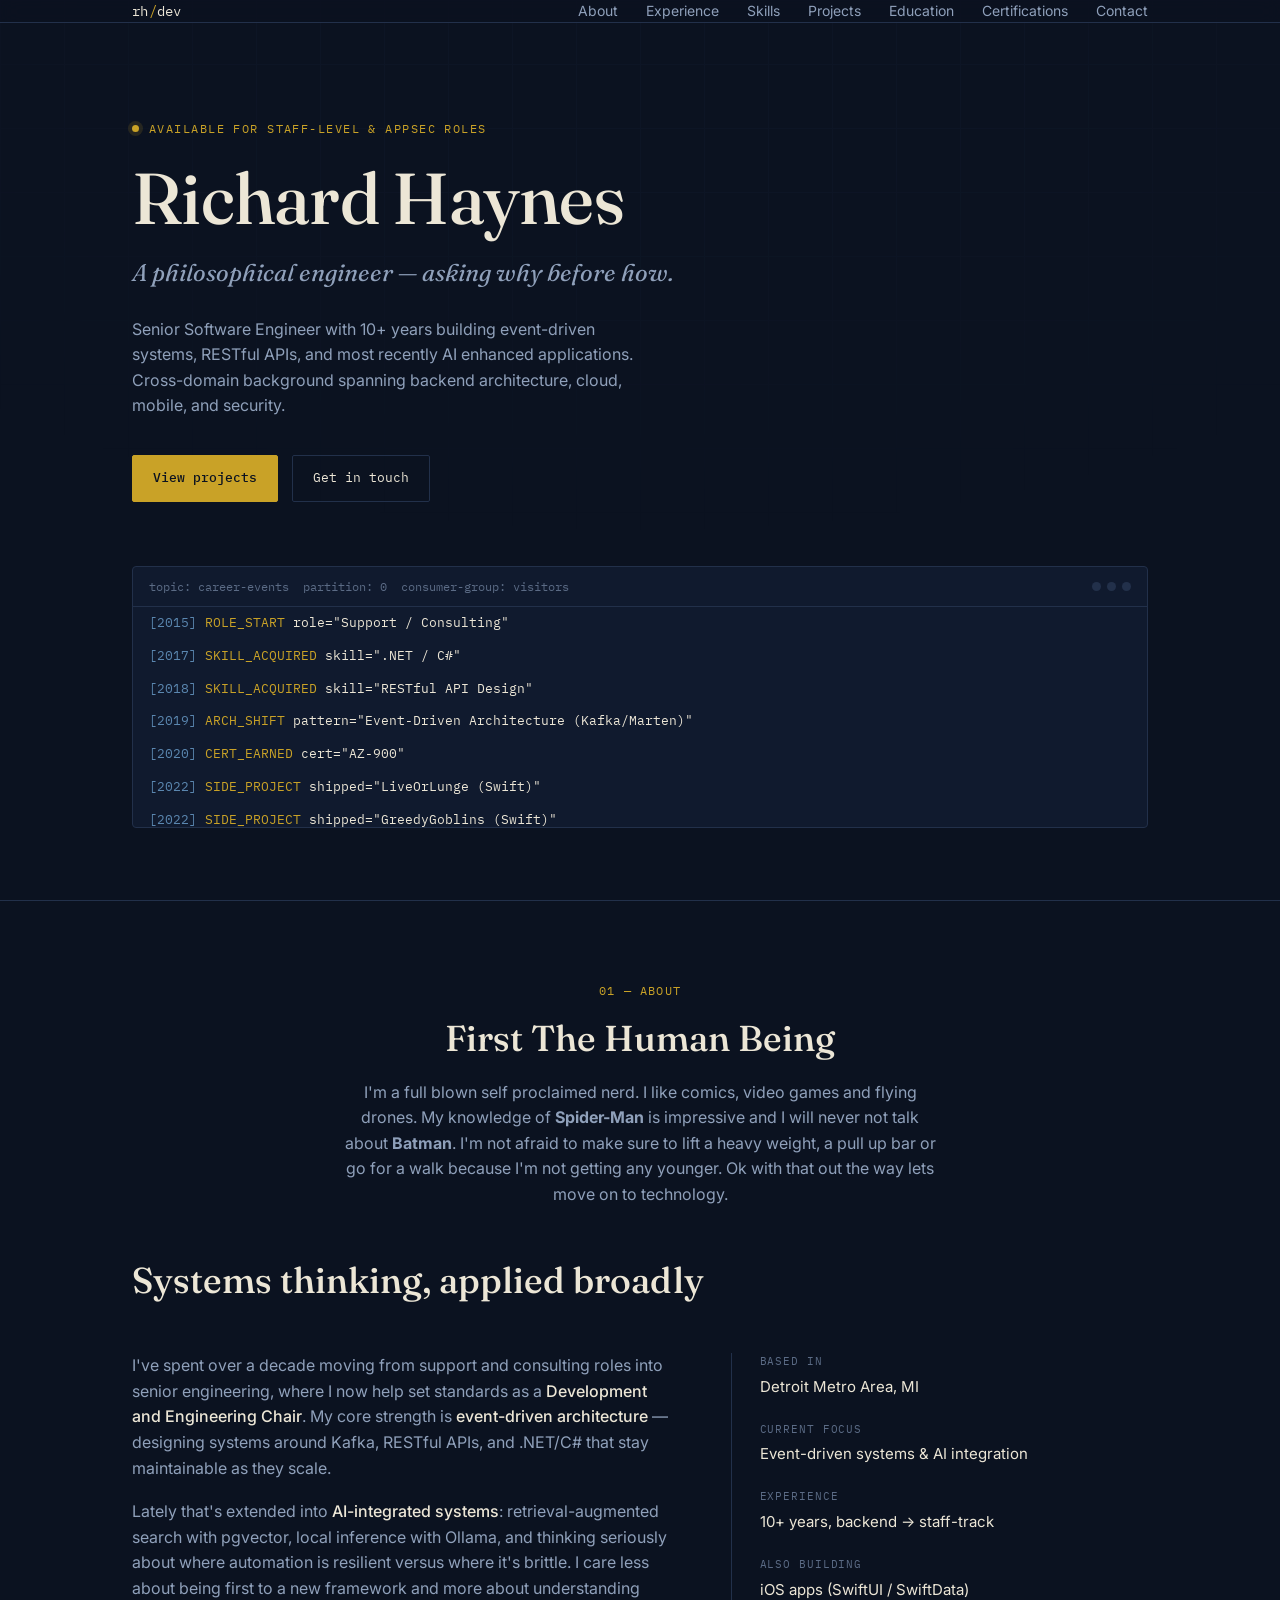
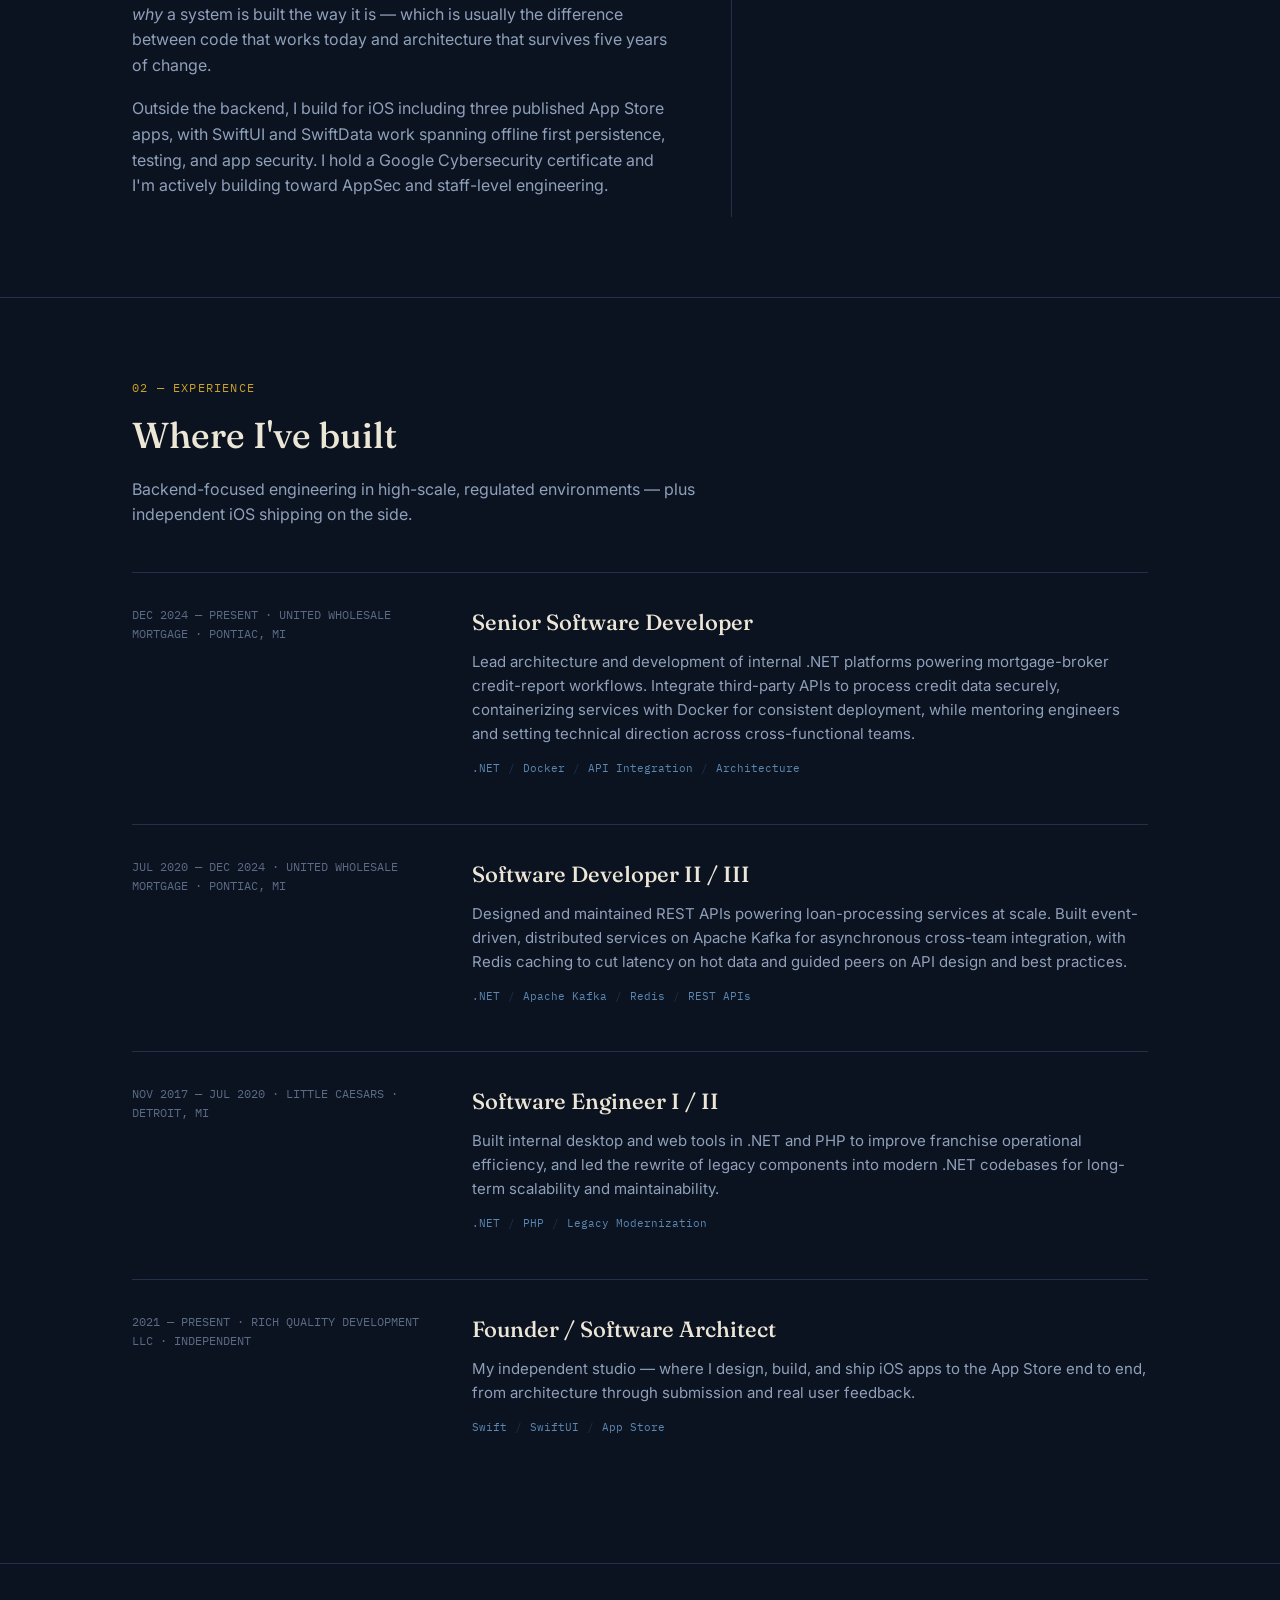
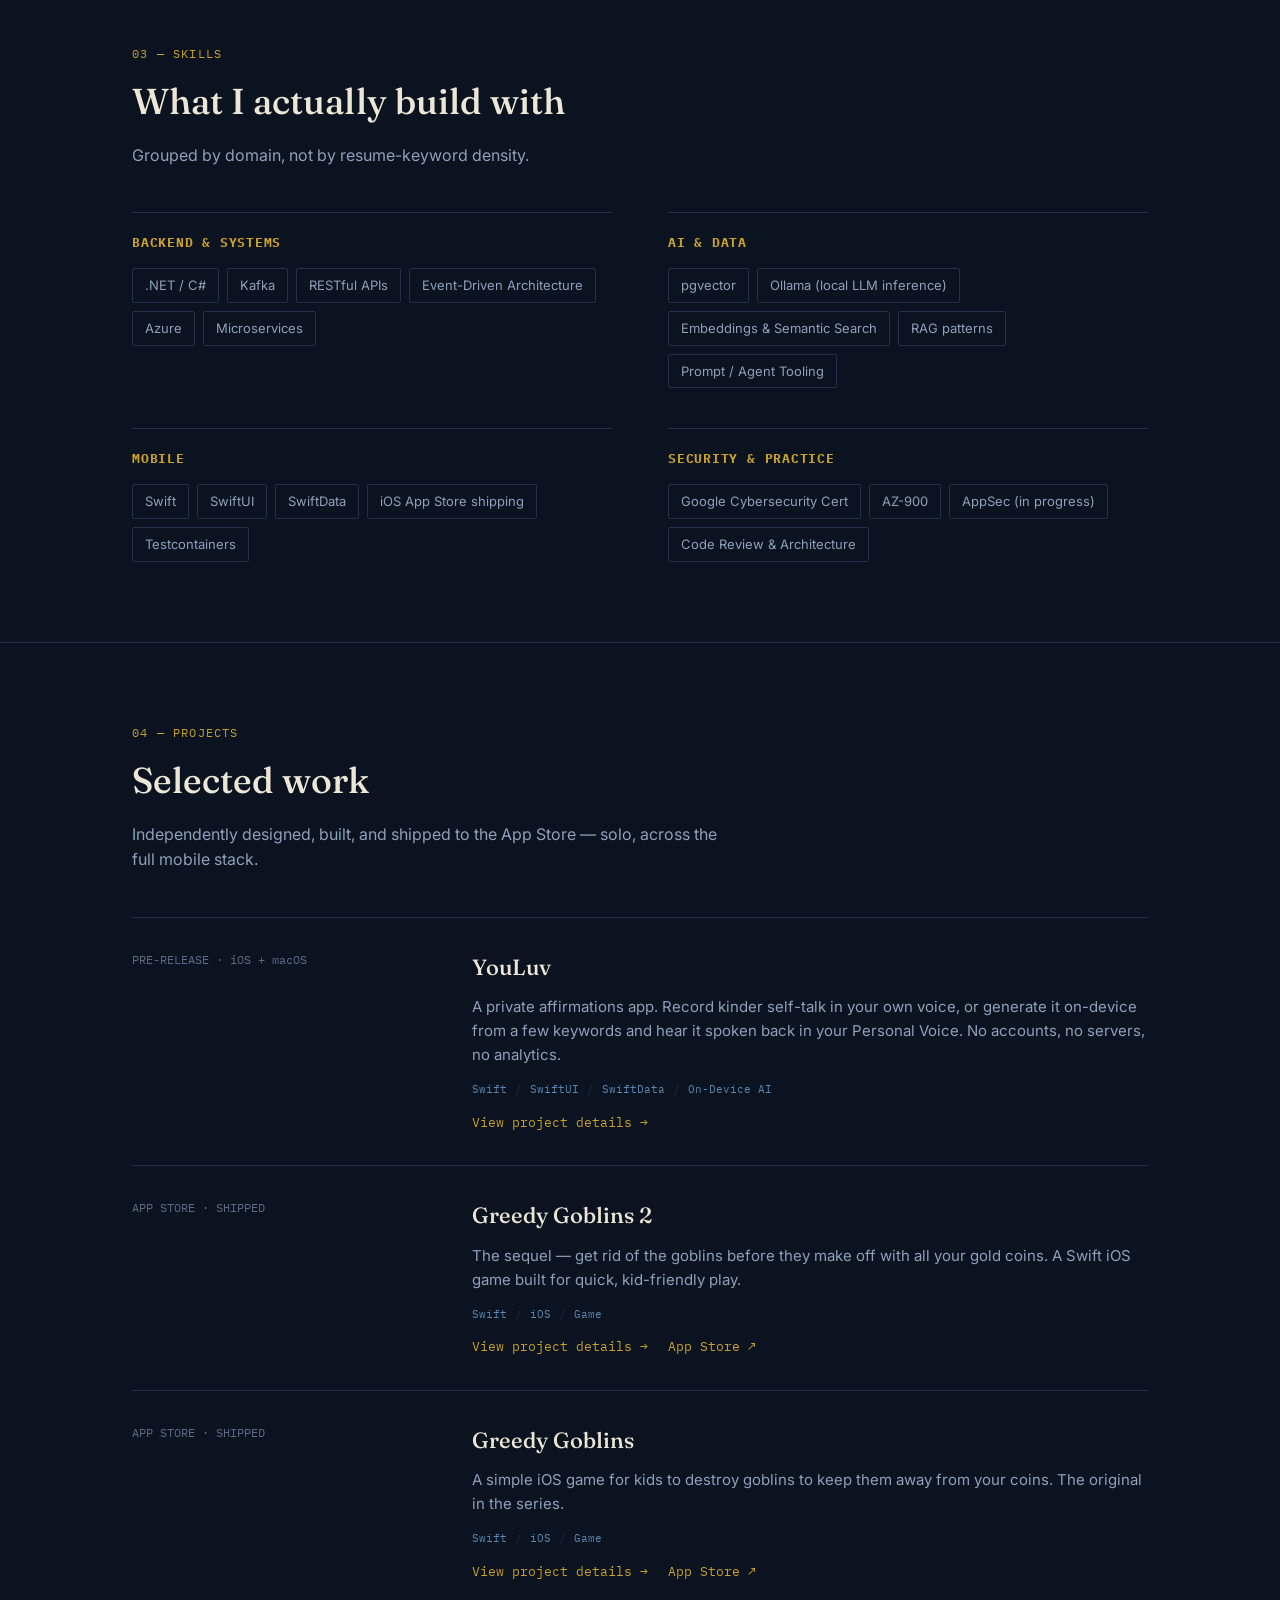
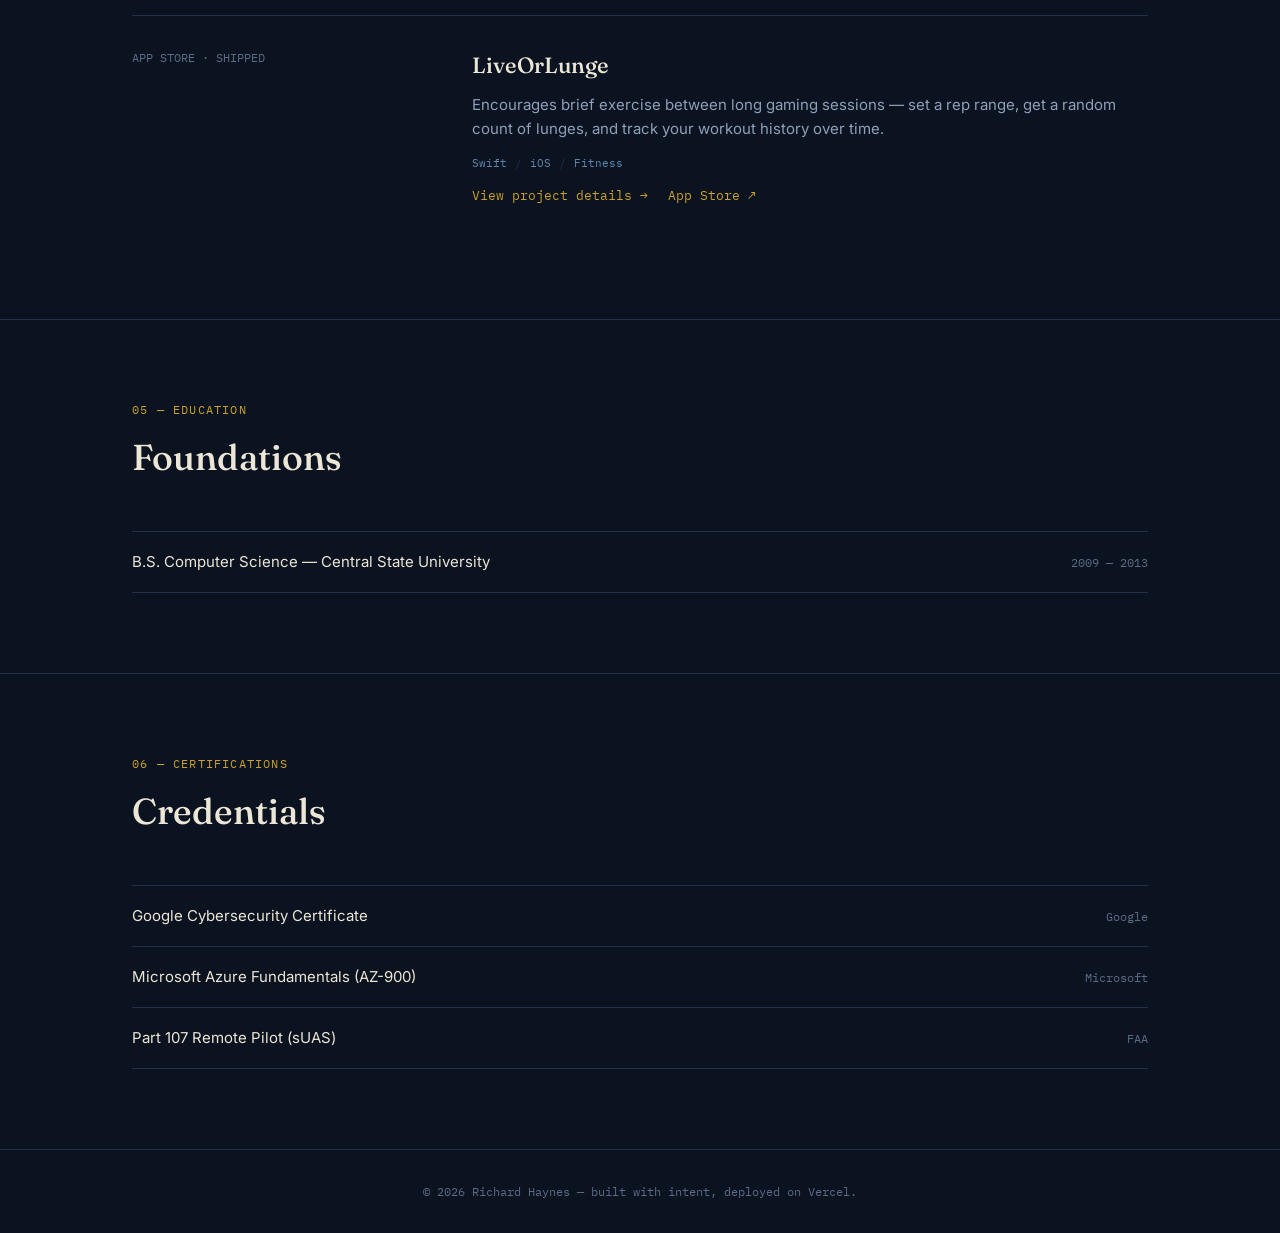
<file: index.html>
<!DOCTYPE html>
<html lang="en">
<head>
<meta charset="UTF-8">
<meta name="viewport" content="width=device-width, initial-scale=1.0">
<title>Richard Haynes — Senior Software Engineer</title>
<meta name="description" content="Richard Haynes — Senior Software Engineer. Event-driven systems, AI integration, and the judgment layer above automation.">
<link rel="preconnect" href="https://fonts.googleapis.com">
<link rel="preconnect" href="https://fonts.gstatic.com" crossorigin>
<link href="https://fonts.googleapis.com/css2?family=Fraunces:opsz,wght@9..144,400;9..144,500;9..144,600&family=Inter:wght@400;500;600&family=IBM+Plex+Mono:wght@400;500&display=swap" rel="stylesheet">
<link rel="stylesheet" href="styles.css">
</head>
<body>

<div class="grid-bg"></div>

<header>
  <nav class="wrap">
    <a class="logo" href="index.html">rh<span>/</span>dev</a>
    <div class="navlinks">
      <a href="#about">About</a>
      <a href="#experience">Experience</a>
      <a href="#skills">Skills</a>
      <a href="#projects">Projects</a>
      <a href="#education">Education</a>
      <a href="#certs">Certifications</a>
      <a href="contact.html">Contact</a>
    </div>
  </nav>
</header>

<section class="hero">
  <div class="wrap">
    <div class="eyebrow">Available for staff-level & AppSec roles</div>
    <h1>Richard Haynes</h1>
    <p class="role">A philosophical engineer — asking why before how.</p>
    <p class="hero-desc">
      Senior Software Engineer with 10+ years building event-driven systems,
      RESTful APIs, and  most recently AI enhanced applications. Cross-domain
      background spanning backend architecture, cloud, mobile, and security.
    </p>
    <div class="hero-cta">
      <a class="btn btn-primary" href="#projects">View projects</a>
      <a class="btn btn-ghost" href="contact.html">Get in touch</a>
    </div>

    <div class="stream-panel reveal">
      <div class="stream-head">
        <span>topic: career-events&nbsp;&nbsp;partition: 0&nbsp;&nbsp;consumer-group: visitors</span>
        <div class="stream-dots"><span></span><span></span><span></span></div>
      </div>
      <div class="stream-body">
        <div class="stream-track" id="logTrack"></div>
      </div>
    </div>
  </div>
</section>

<section id="about">
  <div class="wrap">
    <div class="section-head reveal" style="text-align:center;">
      <div class="section-num">01 — About</div>
      <h2 class="section-title">First The Human Being</h2>
      <p class="section-sub" style="margin-left:auto; margin-right:auto;">
        I'm a full blown self proclaimed nerd. I like comics, video games and flying drones.
        My knowledge of <strong>Spider-Man</strong> is impressive and I will never not talk about
        <strong>Batman</strong>. I'm not afraid to make sure to lift a heavy weight, a pull up bar or go for a walk because I'm not getting any younger.
        Ok with that out the way lets move on to technology.
      </p>
    </div>
    <div class="section-head reveal">
      <h2 class="section-title">Systems thinking, applied broadly</h2>
    </div>
    <div class="about-grid">
      <div class="about-body reveal">
        <p>
          I've spent over a decade moving from support and consulting roles into
          senior engineering, where I now help set standards as a
          <strong>Development and Engineering Chair</strong>. My core strength is
          <strong>event-driven architecture</strong> — designing systems around
          Kafka, RESTful APIs, and .NET/C# that stay maintainable as they scale.
        </p>
        <p>
          Lately that's extended into <strong>AI-integrated systems</strong>:
          retrieval-augmented search with pgvector, local inference with Ollama,
          and thinking seriously about where automation is resilient versus
          where it's brittle. I care less about being first to a new framework
          and more about understanding <em>why</em> a system is built the way it is —
          which is usually the difference between code that works today and
          architecture that survives five years of change.
        </p>
        <p>
          Outside the backend, I build for iOS including three published App Store apps,
          with SwiftUI and SwiftData work spanning offline first persistence,
          testing, and app security. I hold a Google Cybersecurity certificate
          and I'm actively building toward AppSec and staff-level engineering.
        </p>
      </div>
      <div class="facts reveal">
        <div>
          <div class="fact-label">Based in</div>
          <div class="fact-val">Detroit Metro Area, MI</div>
        </div>
        <div>
          <div class="fact-label">Current focus</div>
          <div class="fact-val">Event-driven systems &amp; AI integration</div>
        </div>
        <div>
          <div class="fact-label">Experience</div>
          <div class="fact-val">10+ years, backend → staff-track</div>
        </div>
        <div>
          <div class="fact-label">Also building</div>
          <div class="fact-val">iOS apps (SwiftUI / SwiftData)</div>
        </div>
      </div>
    </div>
  </div>
</section>

<section id="experience">
  <div class="wrap">
    <div class="section-head reveal">
      <div class="section-num">02 — Experience</div>
      <h2 class="section-title">Where I've built</h2>
      <p class="section-sub">
        Backend-focused engineering in high-scale, regulated environments —
        plus independent iOS shipping on the side.
      </p>
    </div>
    <div class="proj-list">
      <div class="proj reveal">
        <div class="proj-meta">DEC 2024 — PRESENT · UNITED WHOLESALE MORTGAGE · PONTIAC, MI</div>
        <div>
          <div class="proj-title">Senior Software Developer</div>
          <p class="proj-desc">
            Lead architecture and development of internal .NET platforms
            powering mortgage-broker credit-report workflows. Integrate
            third-party APIs to process credit data securely, containerizing
            services with Docker for consistent deployment, while mentoring
            engineers and setting technical direction across cross-functional
            teams.
          </p>
          <div class="proj-tags">
            <span>.NET</span><span>Docker</span><span>API Integration</span><span>Architecture</span>
          </div>
        </div>
      </div>

      <div class="proj reveal">
        <div class="proj-meta">JUL 2020 — DEC 2024 · UNITED WHOLESALE MORTGAGE · PONTIAC, MI</div>
        <div>
          <div class="proj-title">Software Developer II / III</div>
          <p class="proj-desc">
            Designed and maintained REST APIs powering loan-processing services
            at scale. Built event-driven, distributed services on Apache Kafka
            for asynchronous cross-team integration, with Redis caching to cut
            latency on hot data and guided peers on API design and best
            practices.
          </p>
          <div class="proj-tags">
            <span>.NET</span><span>Apache Kafka</span><span>Redis</span><span>REST APIs</span>
          </div>
        </div>
      </div>

      <div class="proj reveal">
        <div class="proj-meta">NOV 2017 — JUL 2020 · LITTLE CAESARS · DETROIT, MI</div>
        <div>
          <div class="proj-title">Software Engineer I / II</div>
          <p class="proj-desc">
            Built internal desktop and web tools in .NET and PHP to improve
            franchise operational efficiency, and led the rewrite of legacy
            components into modern .NET codebases for long-term scalability and
            maintainability.
          </p>
          <div class="proj-tags">
            <span>.NET</span><span>PHP</span><span>Legacy Modernization</span>
          </div>
        </div>
      </div>

      <div class="proj reveal">
        <div class="proj-meta">2021 — PRESENT · RICH QUALITY DEVELOPMENT LLC · INDEPENDENT</div>
        <div>
          <div class="proj-title">Founder / Software Architect</div>
          <p class="proj-desc">
            My independent studio — where I design, build, and ship iOS apps to
            the App Store end to end, from architecture through submission and
            real user feedback.
          </p>
          <div class="proj-tags">
            <span>Swift</span><span>SwiftUI</span><span>App Store</span>
          </div>
        </div>
      </div>
    </div>
  </div>
</section>

<section id="skills">
  <div class="wrap">
    <div class="section-head reveal">
      <div class="section-num">03 — Skills</div>
      <h2 class="section-title">What I actually build with</h2>
      <p class="section-sub">Grouped by domain, not by resume-keyword density.</p>
    </div>
    <div class="skill-cols">
      <div class="skill-group reveal">
        <h3>Backend &amp; Systems</h3>
        <div class="skill-tags">
          <span>.NET / C#</span><span>Kafka</span><span>RESTful APIs</span>
          <span>Event-Driven Architecture</span><span>Azure</span><span>Microservices</span>
        </div>
      </div>
      <div class="skill-group reveal">
        <h3>AI &amp; Data</h3>
        <div class="skill-tags">
          <span>pgvector</span><span>Ollama (local LLM inference)</span>
          <span>Embeddings &amp; Semantic Search</span><span>RAG patterns</span>
          <span>Prompt / Agent Tooling</span>
        </div>
      </div>
      <div class="skill-group reveal">
        <h3>Mobile</h3>
        <div class="skill-tags">
          <span>Swift</span><span>SwiftUI</span><span>SwiftData</span>
          <span>iOS App Store shipping</span><span>Testcontainers</span>
        </div>
      </div>
      <div class="skill-group reveal">
        <h3>Security &amp; Practice</h3>
        <div class="skill-tags">
          <span>Google Cybersecurity Cert</span><span>AZ-900</span>
          <span>AppSec (in progress)</span><span>Code Review &amp; Architecture</span>
        </div>
      </div>
    </div>
  </div>
</section>

<section id="projects">
  <div class="wrap">
    <div class="section-head reveal">
      <div class="section-num">04 — Projects</div>
      <h2 class="section-title">Selected work</h2>
      <p class="section-sub">
        Independently designed, built, and shipped to the App Store — solo,
        across the full mobile stack.
      </p>
    </div>
    <div class="proj-list">
      <div class="proj reveal">
        <div class="proj-meta">PRE-RELEASE · iOS + macOS</div>
        <div>
          <div class="proj-title">YouLuv</div>
          <p class="proj-desc">
            A private affirmations app. Record kinder self-talk in your own
            voice, or generate it on-device from a few keywords and hear it
            spoken back in your Personal Voice. No accounts, no servers,
            no analytics.
          </p>
          <div class="proj-tags">
            <span>Swift</span><span>SwiftUI</span><span>SwiftData</span><span>On-Device AI</span>
          </div>
          <div class="proj-links">
            <a class="proj-link" href="youluv.html">View project details →</a>
          </div>
        </div>
      </div>

      <div class="proj reveal">
        <div class="proj-meta">APP STORE · SHIPPED</div>
        <div>
          <div class="proj-title">Greedy Goblins 2</div>
          <p class="proj-desc">
            The sequel — get rid of the goblins before they make off with all
            your gold coins. A Swift iOS game built for quick, kid-friendly play.
          </p>
          <div class="proj-tags">
            <span>Swift</span><span>iOS</span><span>Game</span>
          </div>
          <div class="proj-links">
            <a class="proj-link" href="greedy-goblins.html">View project details →</a>
            <a class="proj-link" href="https://apps.apple.com/us/app/greedy-goblins2/id6476446860" target="_blank" rel="noopener">App Store ↗</a>
          </div>
        </div>
      </div>

      <div class="proj reveal">
        <div class="proj-meta">APP STORE · SHIPPED</div>
        <div>
          <div class="proj-title">Greedy Goblins</div>
          <p class="proj-desc">
            A simple iOS game for kids to destroy goblins to keep them away
            from your coins. The original in the series.
          </p>
          <div class="proj-tags">
            <span>Swift</span><span>iOS</span><span>Game</span>
          </div>
          <div class="proj-links">
            <a class="proj-link" href="greedy-goblins.html">View project details →</a>
            <a class="proj-link" href="https://apps.apple.com/us/app/greedygoblins/id6475239897" target="_blank" rel="noopener">App Store ↗</a>
          </div>
        </div>
      </div>

      <div class="proj reveal">
        <div class="proj-meta">APP STORE · SHIPPED</div>
        <div>
          <div class="proj-title">LiveOrLunge</div>
          <p class="proj-desc">
            Encourages brief exercise between long gaming sessions — set a rep
            range, get a random count of lunges, and track your workout history
            over time.
          </p>
          <div class="proj-tags">
            <span>Swift</span><span>iOS</span><span>Fitness</span>
          </div>
          <div class="proj-links">
            <a class="proj-link" href="live-or-lunge.html">View project details →</a>
            <a class="proj-link" href="https://apps.apple.com/us/app/liveorlunge/id1667128432" target="_blank" rel="noopener">App Store ↗</a>
          </div>
        </div>
      </div>
    </div>
  </div>
</section>

<section id="education">
  <div class="wrap">
    <div class="section-head reveal">
      <div class="section-num">05 — Education</div>
      <h2 class="section-title">Foundations</h2>
    </div>
    <div class="reveal">
      <div class="cert-row">
        <span class="cert-name">B.S. Computer Science — Central State University</span>
        <span class="cert-year">2009 — 2013</span>
      </div>
    </div>
  </div>
</section>

<section id="certs">
  <div class="wrap">
    <div class="section-head reveal">
      <div class="section-num">06 — Certifications</div>
      <h2 class="section-title">Credentials</h2>
    </div>
    <div class="reveal">
      <div class="cert-row">
        <span class="cert-name">Google Cybersecurity Certificate</span>
        <span class="cert-year">Google</span>
      </div>
      <div class="cert-row">
        <span class="cert-name">Microsoft Azure Fundamentals (AZ-900)</span>
        <span class="cert-year">Microsoft</span>
      </div>
      <div class="cert-row">
        <span class="cert-name">Part 107 Remote Pilot (sUAS)</span>
        <span class="cert-year">FAA</span>
      </div>
    </div>
  </div>
</section>

<footer>
  © <span id="year"></span> Richard Haynes — built with intent, deployed on Vercel.
</footer>

<script>
  document.getElementById('year').textContent = new Date().getFullYear();

  const events = [
    ['2015', 'ROLE_START', 'role="Support / Consulting"'],
    ['2017', 'SKILL_ACQUIRED', 'skill=".NET / C#"'],
    ['2018', 'SKILL_ACQUIRED', 'skill="RESTful API Design"'],
    ['2019', 'ARCH_SHIFT', 'pattern="Event-Driven Architecture (Kafka/Marten)"'],
    ['2020', 'CERT_EARNED', 'cert="AZ-900"'],
    ['2022', 'SIDE_PROJECT', 'shipped="LiveOrLunge (Swift)"'],
    ['2022', 'SIDE_PROJECT', 'shipped="GreedyGoblins (Swift)"'],
    ['2023', 'ROLE_EXPANDED', 'role="Development & Engineering Chair"'],
    ['2023', 'CERT_EARNED', 'cert="Google Cybersecurity Certificate"'],
    ['2024', 'SIDE_PROJECT', 'shipped="GreedyGoblins 2 (Swift)"'],
    ['2024', 'ROLE_PROMOTED', 'role="Senior Software Developer"'],
    ['2025', 'SKILL_ACQUIRED', 'skill="pgvector + Ollama (local LLM inference)"'],
    ['2026', 'SIDE_PROJECT', 'building="YouLuv (SwiftUI + on-device AI)"'],
    ['2026', 'STATUS', 'msg="Targeting staff-level / architect. Still asking why."'],
  ];

  const track = document.getElementById('logTrack');
  function renderLog(){
    const rows = events.map(([t,type,rest]) =>
      `<div><span class="k">[${t}]</span> <span class="v">${type}</span> <span class="msg">${rest}</span></div>`
    ).join('');
    track.innerHTML = rows + rows; // duplicate for seamless loop
  }
  renderLog();

  // scroll reveal
  const io = new IntersectionObserver((entries) => {
    entries.forEach(e => { if (e.isIntersecting) e.target.classList.add('in'); });
  }, { threshold: 0.12 });
  document.querySelectorAll('.reveal').forEach(el => io.observe(el));
</script>

</body>
</html>
</file>
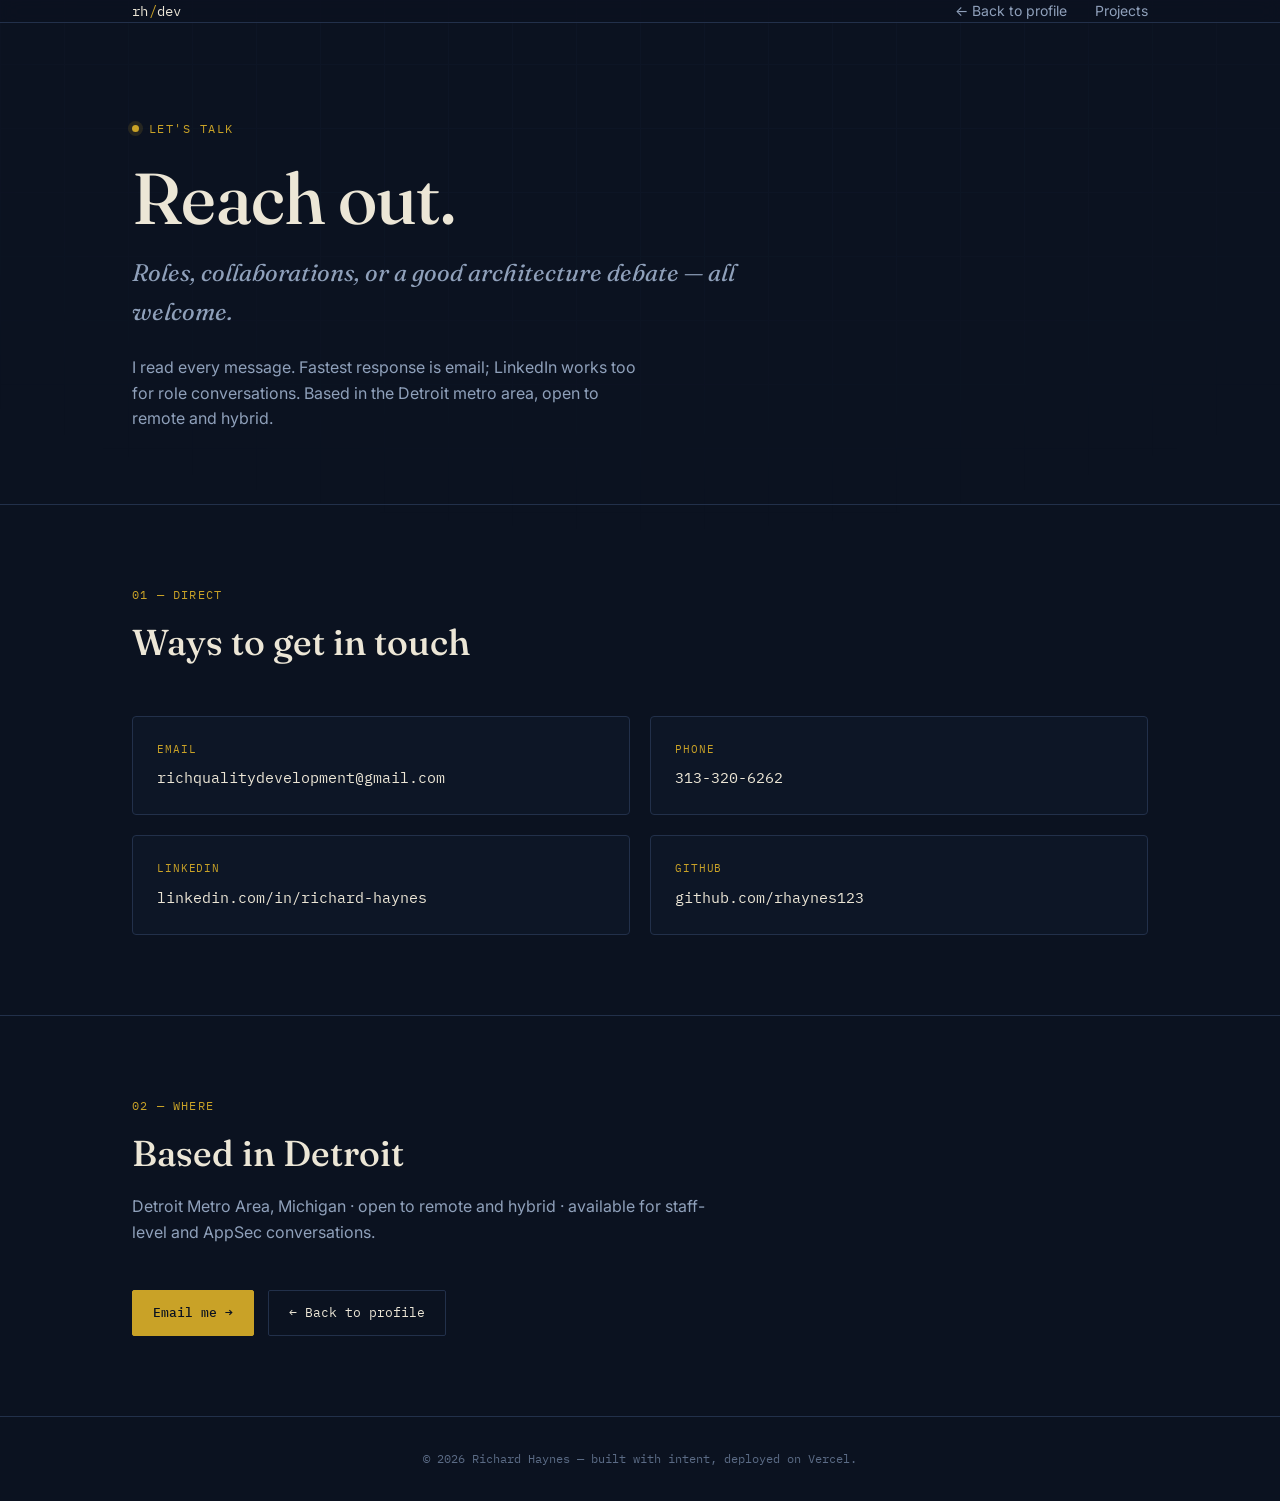
<file: contact.html>
<!DOCTYPE html>
<html lang="en">
<head>
<meta charset="UTF-8">
<meta name="viewport" content="width=device-width, initial-scale=1.0">
<title>Contact — Richard Haynes</title>
<meta name="description" content="Get in touch with Richard Haynes — Senior Software Engineer. Email, LinkedIn, GitHub, phone.">
<link rel="preconnect" href="https://fonts.googleapis.com">
<link rel="preconnect" href="https://fonts.gstatic.com" crossorigin>
<link href="https://fonts.googleapis.com/css2?family=Fraunces:opsz,wght@9..144,400;9..144,500;9..144,600&family=Inter:wght@400;500;600&family=IBM+Plex+Mono:wght@400;500&display=swap" rel="stylesheet">
<link rel="stylesheet" href="styles.css">
</head>
<body>

<div class="grid-bg"></div>

<header>
  <nav class="wrap">
    <a class="logo" href="index.html">rh<span>/</span>dev</a>
    <div class="navlinks">
      <a href="index.html">← Back to profile</a>
      <a href="index.html#projects">Projects</a>
    </div>
  </nav>
</header>

<section class="hero">
  <div class="wrap">
    <div class="eyebrow">Let's talk</div>
    <h1>Reach out.</h1>
    <p class="role">Roles, collaborations, or a good architecture debate — all welcome.</p>
    <p class="hero-desc">
      I read every message. Fastest response is email; LinkedIn works too
      for role conversations. Based in the Detroit metro area, open to
      remote and hybrid.
    </p>
  </div>
</section>

<section>
  <div class="wrap">
    <div class="section-head reveal">
      <div class="section-num">01 — Direct</div>
      <h2 class="section-title">Ways to get in touch</h2>
    </div>
    <div class="contact-grid">
      <a class="contact-tile reveal" href="mailto:richqualitydevelopment@gmail.com">
        <span class="fact-label">Email</span>
        <span class="tile-val">richqualitydevelopment@gmail.com</span>
      </a>
      <a class="contact-tile reveal" href="tel:+13133206262">
        <span class="fact-label">Phone</span>
        <span class="tile-val">313-320-6262</span>
      </a>
      <a class="contact-tile reveal" href="https://www.linkedin.com/in/richard-haynes-7395586a/" target="_blank" rel="noopener">
        <span class="fact-label">LinkedIn</span>
        <span class="tile-val">linkedin.com/in/richard-haynes</span>
      </a>
      <a class="contact-tile reveal" href="https://github.com/rhaynes123" target="_blank" rel="noopener">
        <span class="fact-label">GitHub</span>
        <span class="tile-val">github.com/rhaynes123</span>
      </a>
    </div>
  </div>
</section>

<section>
  <div class="wrap">
    <div class="section-head reveal">
      <div class="section-num">02 — Where</div>
      <h2 class="section-title">Based in Detroit</h2>
      <p class="section-sub">
        Detroit Metro Area, Michigan · open to remote and hybrid ·
        available for staff-level and AppSec conversations.
      </p>
    </div>
    <div class="hero-cta">
      <a class="btn btn-primary" href="mailto:richqualitydevelopment@gmail.com">Email me →</a>
      <a class="btn btn-ghost" href="index.html">← Back to profile</a>
    </div>
  </div>
</section>

<footer>
  © <span id="year"></span> Richard Haynes — built with intent, deployed on Vercel.
</footer>

<script>
  document.getElementById('year').textContent = new Date().getFullYear();
  const io = new IntersectionObserver((entries) => {
    entries.forEach(e => { if (e.isIntersecting) e.target.classList.add('in'); });
  }, { threshold: 0.12 });
  document.querySelectorAll('.reveal').forEach(el => io.observe(el));
</script>

</body>
</html>
</file>
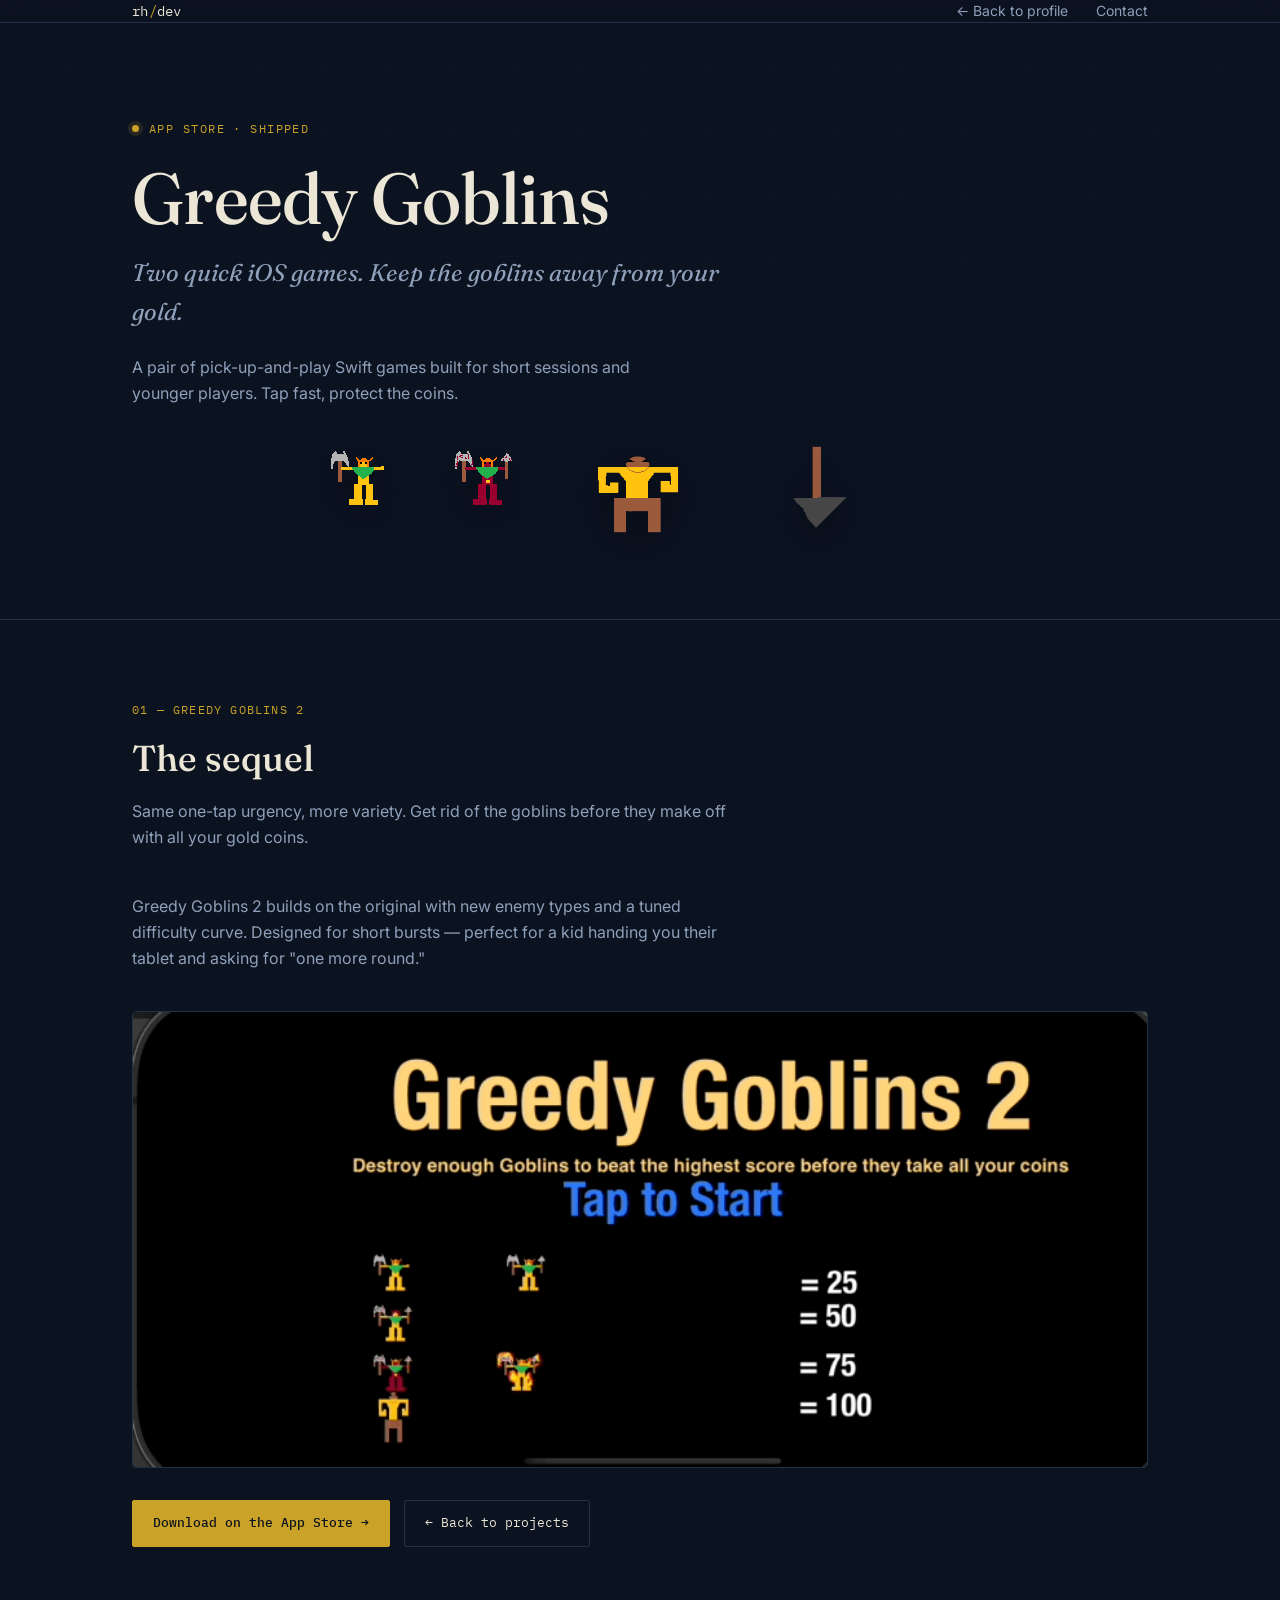
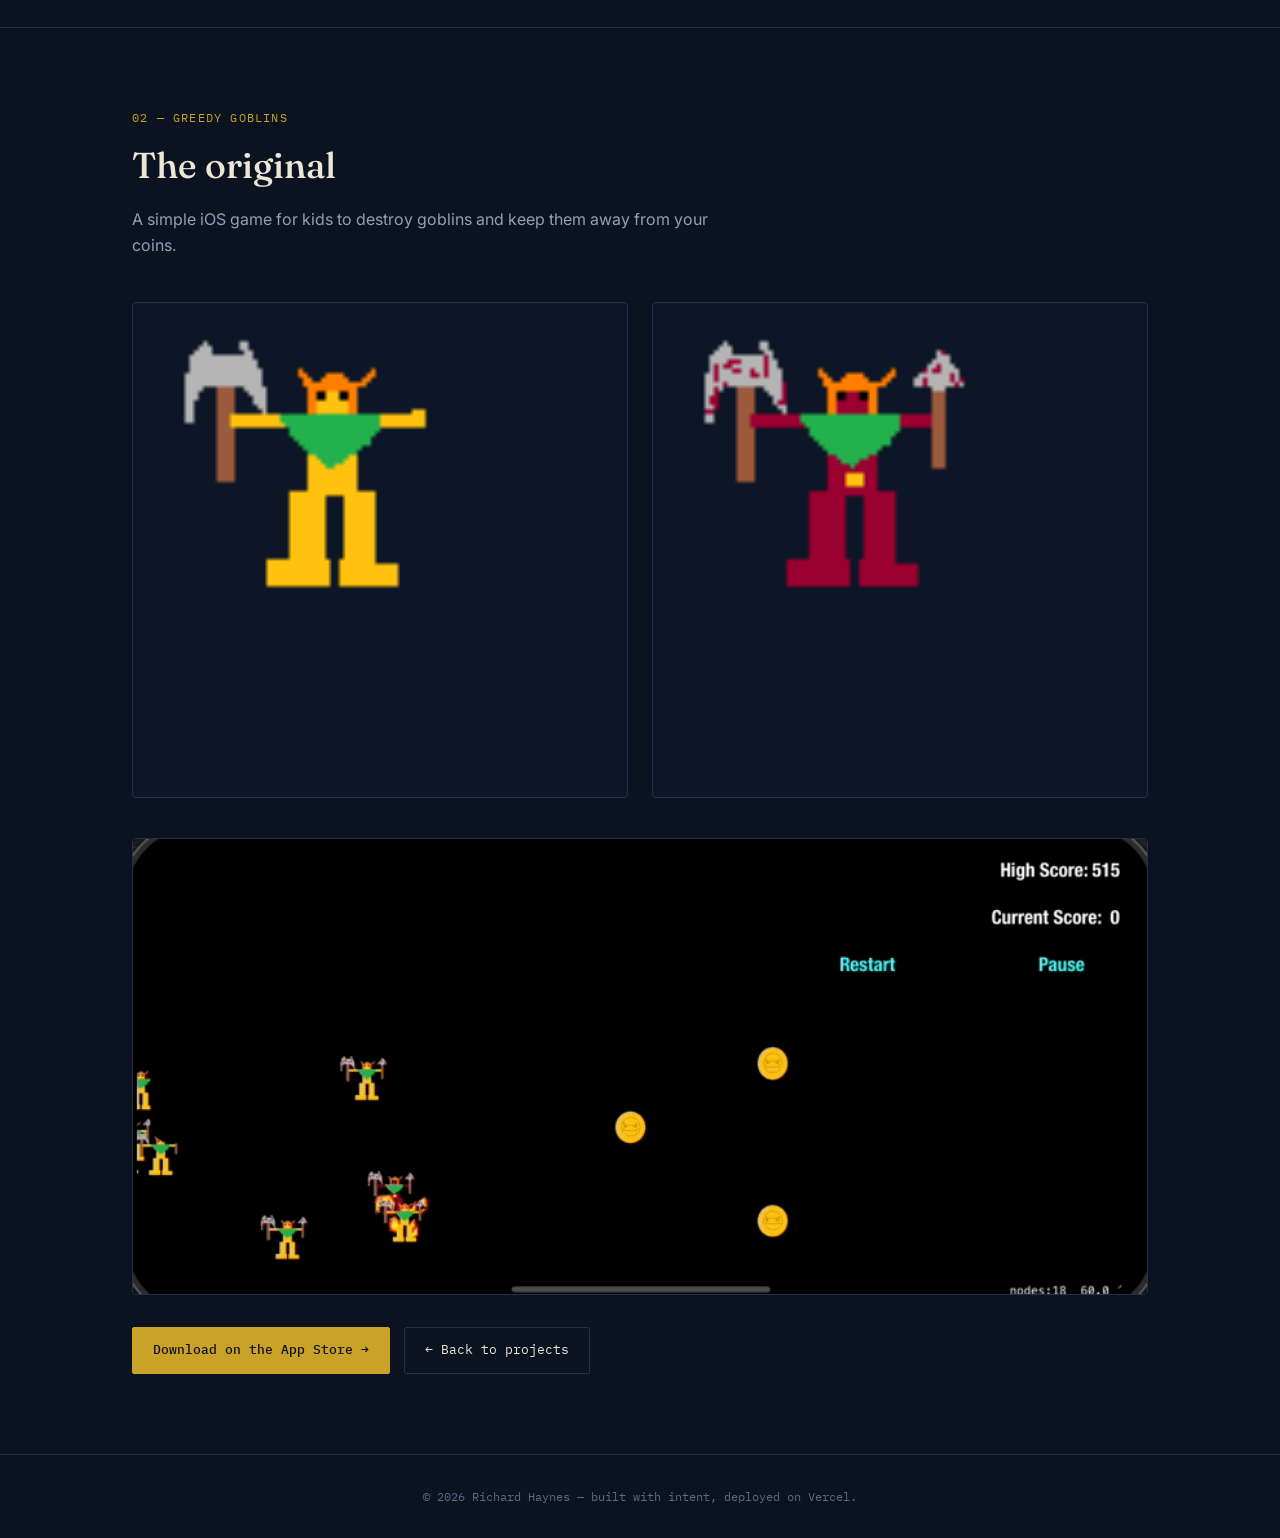
<file: greedy-goblins.html>
<!DOCTYPE html>
<html lang="en">
<head>
<meta charset="UTF-8">
<meta name="viewport" content="width=device-width, initial-scale=1.0">
<title>Greedy Goblins — Richard Haynes</title>
<meta name="description" content="Greedy Goblins & Greedy Goblins 2 — quick, kid-friendly iOS games built in Swift by Richard Haynes.">
<link rel="preconnect" href="https://fonts.googleapis.com">
<link rel="preconnect" href="https://fonts.gstatic.com" crossorigin>
<link href="https://fonts.googleapis.com/css2?family=Fraunces:opsz,wght@9..144,400;9..144,500;9..144,600&family=Inter:wght@400;500;600&family=IBM+Plex+Mono:wght@400;500&display=swap" rel="stylesheet">
<link rel="stylesheet" href="styles.css">
</head>
<body>

<div class="grid-bg"></div>

<header>
  <nav class="wrap">
    <a class="logo" href="index.html">rh<span>/</span>dev</a>
    <div class="navlinks">
      <a href="index.html">← Back to profile</a>
      <a href="contact.html">Contact</a>
    </div>
  </nav>
</header>

<section class="hero">
  <div class="wrap">
    <div class="eyebrow">App Store · Shipped</div>
    <h1>Greedy Goblins</h1>
    <p class="role">Two quick iOS games. Keep the goblins away from your gold.</p>
    <p class="hero-desc">
      A pair of pick-up-and-play Swift games built for short sessions and
      younger players. Tap fast, protect the coins.
    </p>
    <div class="hero-media reveal">
      <img src="images/NormalGoblin.png" alt="Normal goblin">
      <img src="images/HobGoblin.png" alt="Hob goblin">
      <img src="images/Orge.png" alt="Ogre">
      <img src="images/Spear.png" alt="Spear">
    </div>
  </div>
</section>

<section>
  <div class="wrap">
    <div class="section-head reveal">
      <div class="section-num">01 — Greedy Goblins 2</div>
      <h2 class="section-title">The sequel</h2>
      <p class="section-sub">
        Same one-tap urgency, more variety. Get rid of the goblins before
        they make off with all your gold coins.
      </p>
    </div>
    <div class="detail-body reveal">
      <p>
        Greedy Goblins 2 builds on the original with new enemy types and a
        tuned difficulty curve. Designed for short bursts — perfect for a
        kid handing you their tablet and asking for "one more round."
      </p>
    </div>
    <div class="demo-strip reveal" style="margin-top:40px;">
      <img src="images/GreedyGoblins2Demo.gif" alt="Greedy Goblins 2 gameplay demo">
    </div>
    <div class="hero-cta" style="margin-top:32px;">
      <a class="btn btn-primary" href="https://apps.apple.com/us/app/greedy-goblins2/id6476446860" target="_blank" rel="noopener">Download on the App Store →</a>
      <a class="btn btn-ghost" href="index.html#projects">← Back to projects</a>
    </div>
  </div>
</section>

<section>
  <div class="wrap">
    <div class="section-head reveal">
      <div class="section-num">02 — Greedy Goblins</div>
      <h2 class="section-title">The original</h2>
      <p class="section-sub">
        A simple iOS game for kids to destroy goblins and keep them away
        from your coins.
      </p>
    </div>
    <div class="gallery reveal">
      <img src="images/NormalGoblin.png" alt="Normal goblin character art">
      <img src="images/HobGoblin.png" alt="Hob goblin character art">
    </div>
    <div class="demo-strip reveal" style="margin-top:40px;">
      <img src="images/GreedyGoblinDemogif.gif" alt="Greedy Goblins gameplay demo">
    </div>
    <div class="hero-cta" style="margin-top:32px;">
      <a class="btn btn-primary" href="https://apps.apple.com/us/app/greedygoblins/id6475239897" target="_blank" rel="noopener">Download on the App Store →</a>
      <a class="btn btn-ghost" href="index.html#projects">← Back to projects</a>
    </div>
  </div>
</section>

<footer>
  © <span id="year"></span> Richard Haynes — built with intent, deployed on Vercel.
</footer>

<script>
  document.getElementById('year').textContent = new Date().getFullYear();
  const io = new IntersectionObserver((entries) => {
    entries.forEach(e => { if (e.isIntersecting) e.target.classList.add('in'); });
  }, { threshold: 0.12 });
  document.querySelectorAll('.reveal').forEach(el => io.observe(el));
</script>

</body>
</html>
</file>
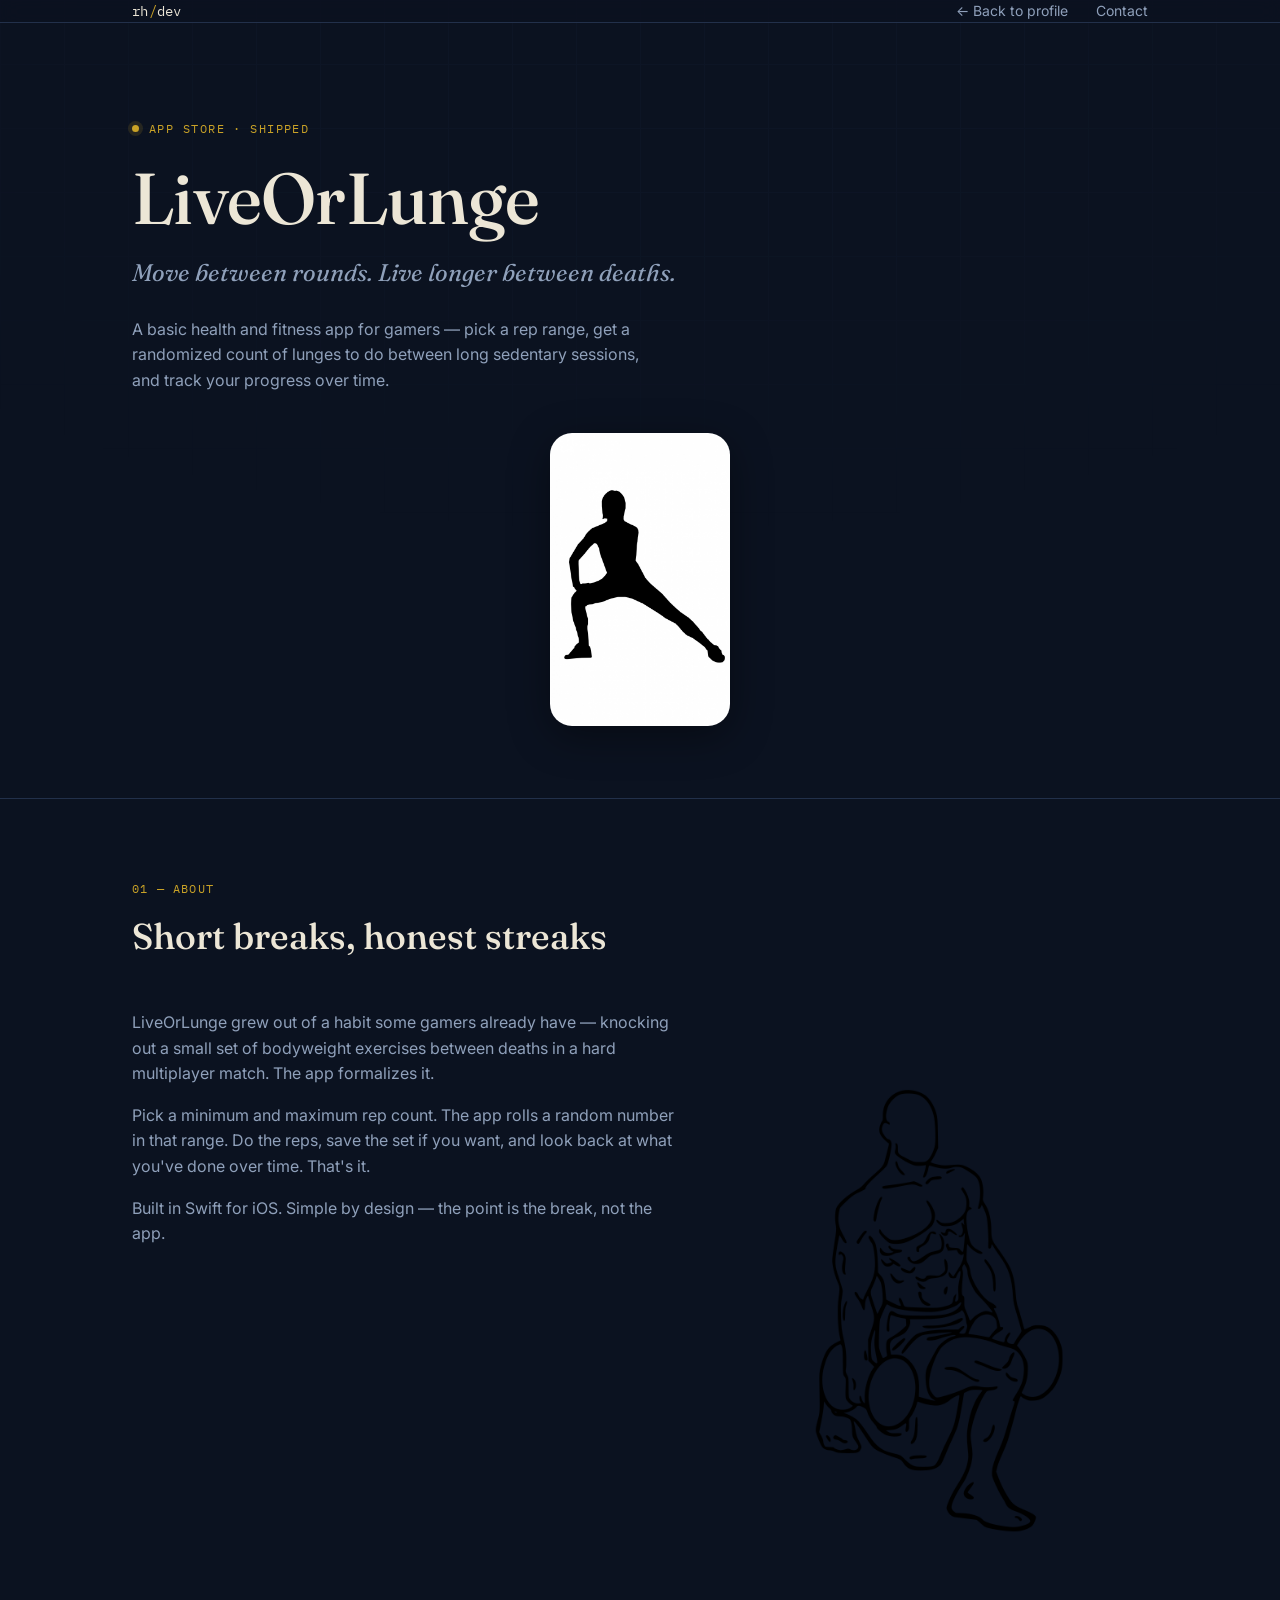
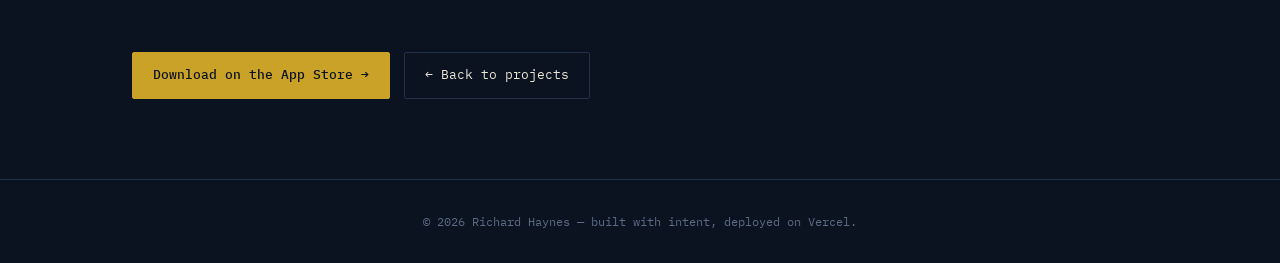
<file: live-or-lunge.html>
<!DOCTYPE html>
<html lang="en">
<head>
<meta charset="UTF-8">
<meta name="viewport" content="width=device-width, initial-scale=1.0">
<title>LiveOrLunge — Richard Haynes</title>
<meta name="description" content="LiveOrLunge — brief exercise breaks between long gaming sessions. Swift iOS app by Richard Haynes.">
<link rel="preconnect" href="https://fonts.googleapis.com">
<link rel="preconnect" href="https://fonts.gstatic.com" crossorigin>
<link href="https://fonts.googleapis.com/css2?family=Fraunces:opsz,wght@9..144,400;9..144,500;9..144,600&family=Inter:wght@400;500;600&family=IBM+Plex+Mono:wght@400;500&display=swap" rel="stylesheet">
<link rel="stylesheet" href="styles.css">
</head>
<body>

<div class="grid-bg"></div>

<header>
  <nav class="wrap">
    <a class="logo" href="index.html">rh<span>/</span>dev</a>
    <div class="navlinks">
      <a href="index.html">← Back to profile</a>
      <a href="contact.html">Contact</a>
    </div>
  </nav>
</header>

<section class="hero">
  <div class="wrap">
    <div class="eyebrow">App Store · Shipped</div>
    <h1>LiveOrLunge</h1>
    <p class="role">Move between rounds. Live longer between deaths.</p>
    <p class="hero-desc">
      A basic health and fitness app for gamers — pick a rep range, get a
      randomized count of lunges to do between long sedentary sessions, and
      track your progress over time.
    </p>
    <div class="hero-media reveal">
      <img src="images/logo.jpg" alt="LiveOrLunge app icon" style="border-radius:22px;">
    </div>
  </div>
</section>

<section>
  <div class="wrap">
    <div class="section-head reveal">
      <div class="section-num">01 — About</div>
      <h2 class="section-title">Short breaks, honest streaks</h2>
    </div>
    <div class="about-grid">
      <div class="detail-body reveal">
        <p>
          LiveOrLunge grew out of a habit some gamers already have — knocking
          out a small set of bodyweight exercises between deaths in a hard
          multiplayer match. The app formalizes it.
        </p>
        <p>
          Pick a minimum and maximum rep count. The app rolls a random
          number in that range. Do the reps, save the set if you want, and
          look back at what you've done over time. That's it.
        </p>
        <p>
          Built in Swift for iOS. Simple by design — the point is the
          break, not the app.
        </p>
      </div>
      <div class="reveal" style="display:flex; align-items:center; justify-content:center;">
        <img src="images/Walking_Lunges.svg.png" alt="Walking lunges illustration" style="max-width:100%; height:auto;">
      </div>
    </div>
    <div class="hero-cta" style="margin-top:40px;">
      <a class="btn btn-primary" href="https://apps.apple.com/us/app/liveorlunge/id1667128432" target="_blank" rel="noopener">Download on the App Store →</a>
      <a class="btn btn-ghost" href="index.html#projects">← Back to projects</a>
    </div>
  </div>
</section>

<footer>
  © <span id="year"></span> Richard Haynes — built with intent, deployed on Vercel.
</footer>

<script>
  document.getElementById('year').textContent = new Date().getFullYear();
  const io = new IntersectionObserver((entries) => {
    entries.forEach(e => { if (e.isIntersecting) e.target.classList.add('in'); });
  }, { threshold: 0.12 });
  document.querySelectorAll('.reveal').forEach(el => io.observe(el));
</script>

</body>
</html>
</file>
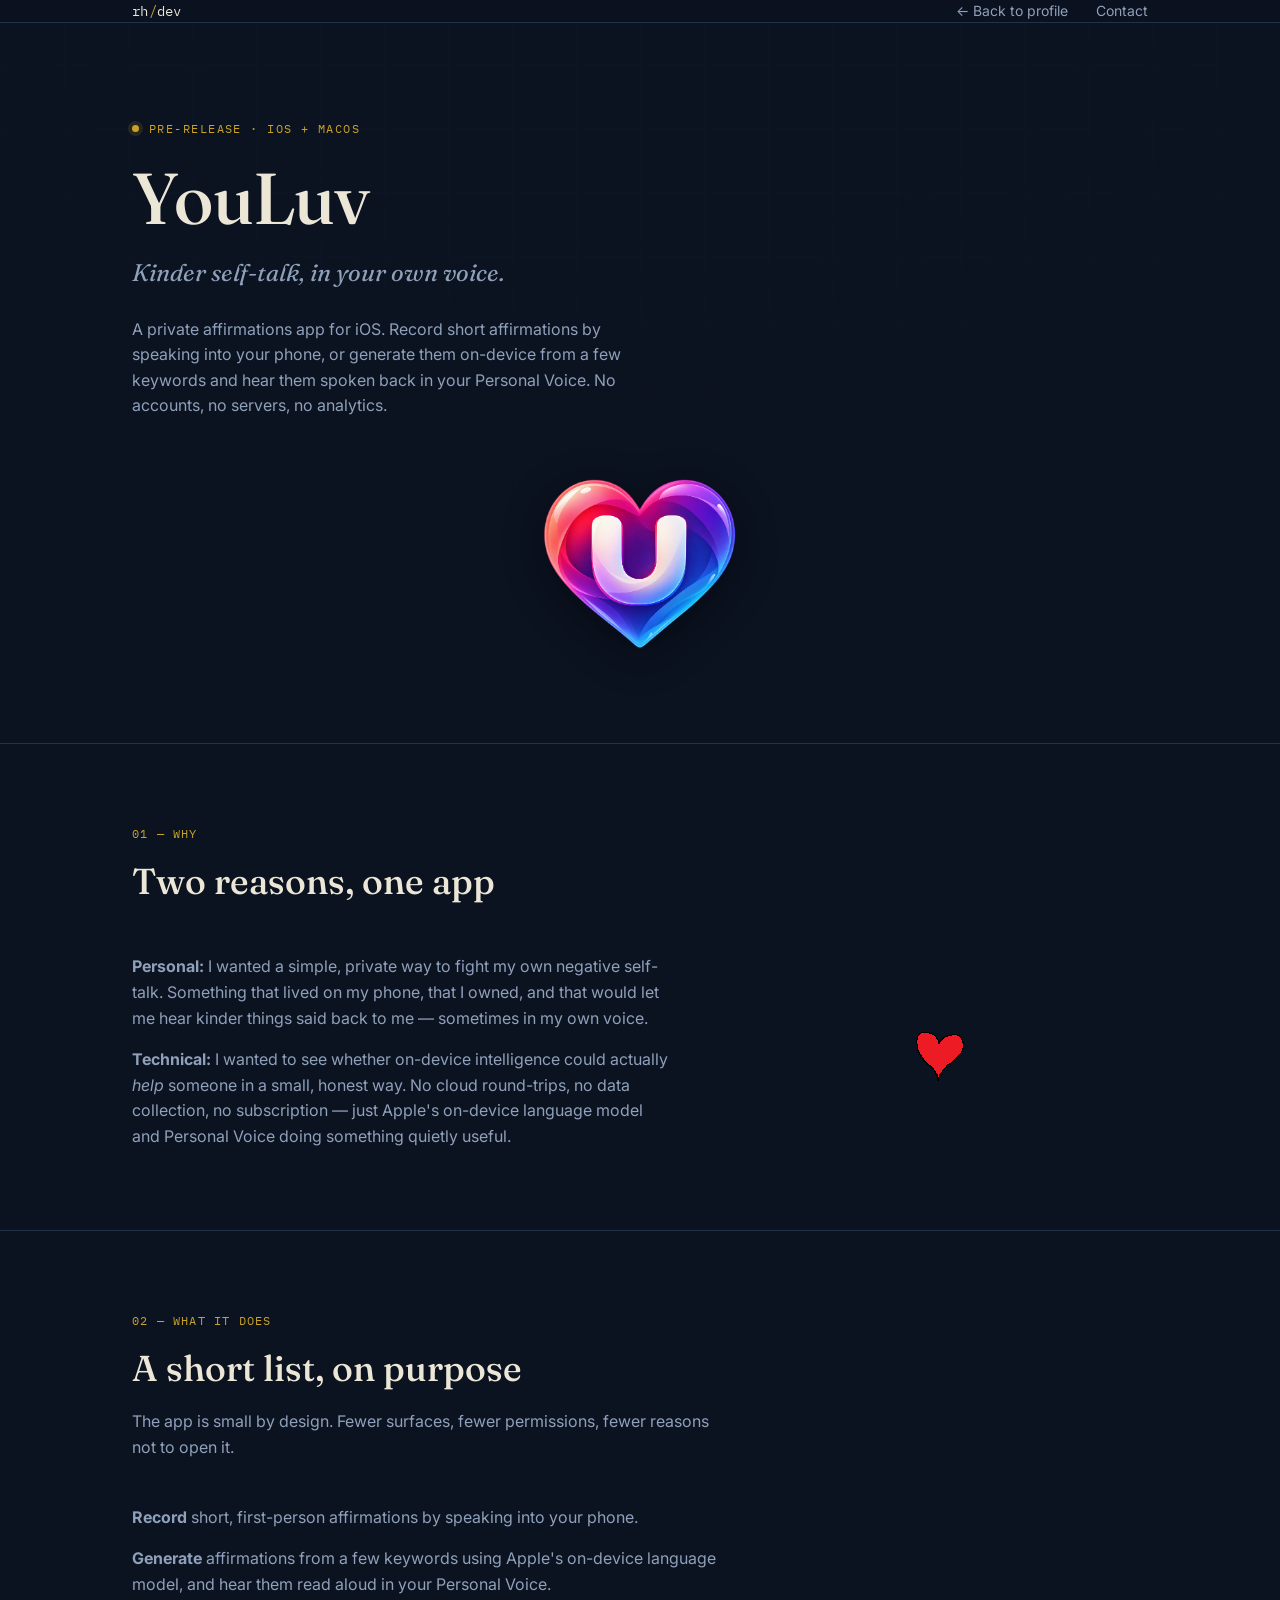
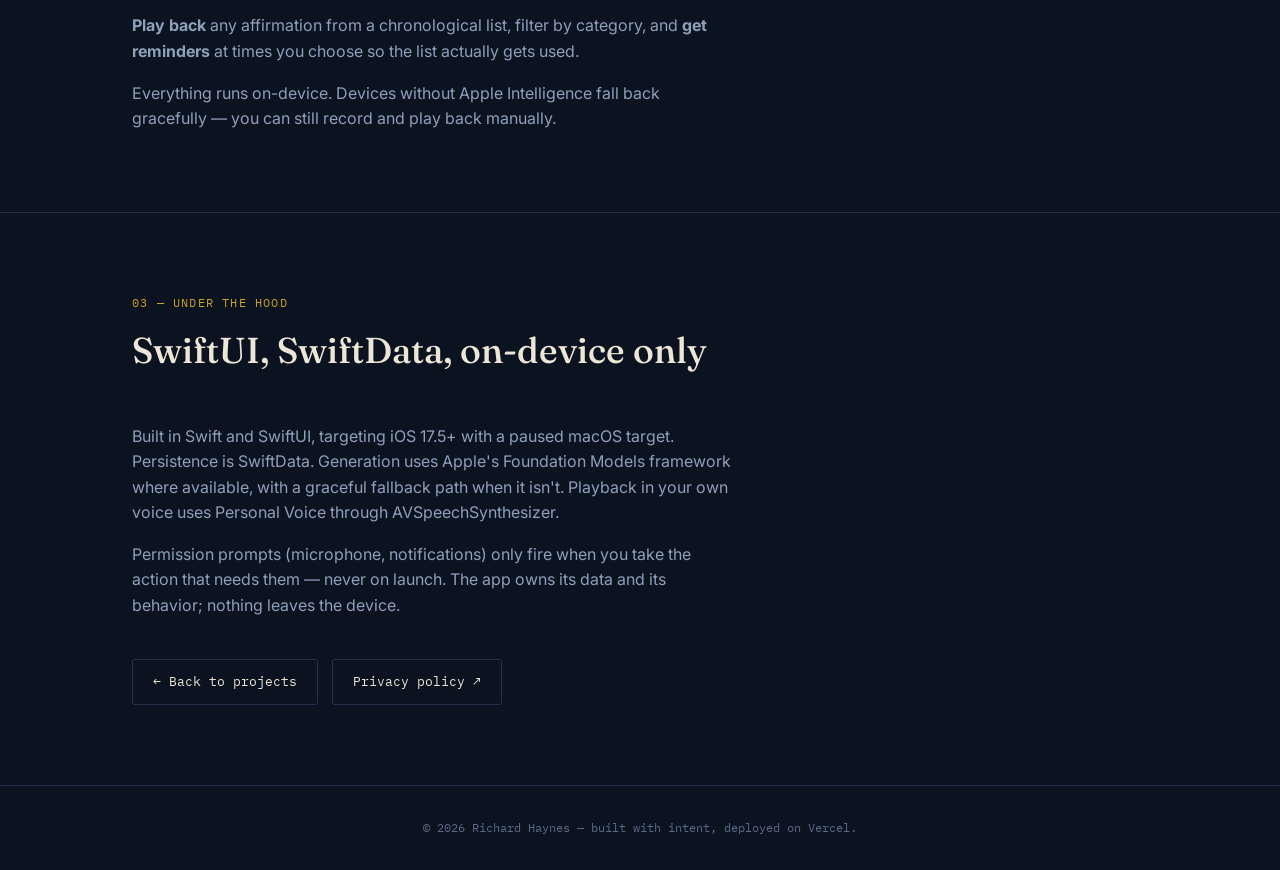
<file: youluv.html>
<!DOCTYPE html>
<html lang="en">
<head>
<meta charset="UTF-8">
<meta name="viewport" content="width=device-width, initial-scale=1.0">
<title>YouLuv — Richard Haynes</title>
<meta name="description" content="YouLuv — a private, on-device affirmations app for iOS. Record or generate kinder self-talk and hear it spoken back in your Personal Voice. Built in SwiftUI by Richard Haynes.">
<link rel="preconnect" href="https://fonts.googleapis.com">
<link rel="preconnect" href="https://fonts.gstatic.com" crossorigin>
<link href="https://fonts.googleapis.com/css2?family=Fraunces:opsz,wght@9..144,400;9..144,500;9..144,600&family=Inter:wght@400;500;600&family=IBM+Plex+Mono:wght@400;500&display=swap" rel="stylesheet">
<link rel="stylesheet" href="styles.css">
</head>
<body>

<div class="grid-bg"></div>

<header>
  <nav class="wrap">
    <a class="logo" href="index.html">rh<span>/</span>dev</a>
    <div class="navlinks">
      <a href="index.html">← Back to profile</a>
      <a href="contact.html">Contact</a>
    </div>
  </nav>
</header>

<section class="hero">
  <div class="wrap">
    <div class="eyebrow">Pre-release · iOS + macOS</div>
    <h1>YouLuv</h1>
    <p class="role">Kinder self-talk, in your own voice.</p>
    <p class="hero-desc">
      A private affirmations app for iOS. Record short affirmations by
      speaking into your phone, or generate them on-device from a few
      keywords and hear them spoken back in your Personal Voice. No
      accounts, no servers, no analytics.
    </p>
    <div class="hero-media reveal">
      <img src="images/YouLuvLogo.png" alt="YouLuv app icon" style="border-radius:22px; max-width:220px;">
    </div>
  </div>
</section>

<section>
  <div class="wrap">
    <div class="section-head reveal">
      <div class="section-num">01 — Why</div>
      <h2 class="section-title">Two reasons, one app</h2>
    </div>
    <div class="about-grid">
      <div class="detail-body reveal">
        <p>
          <strong>Personal:</strong> I wanted a simple, private way to fight
          my own negative self-talk. Something that lived on my phone, that
          I owned, and that would let me hear kinder things said back to me
          — sometimes in my own voice.
        </p>
        <p>
          <strong>Technical:</strong> I wanted to see whether on-device
          intelligence could actually <em>help</em> someone in a small,
          honest way. No cloud round-trips, no data collection, no
          subscription — just Apple's on-device language model and Personal
          Voice doing something quietly useful.
        </p>
      </div>
      <div class="reveal" style="display:flex; align-items:center; justify-content:center;">
        <img src="images/YouLuvHeart.png" alt="Pixel-art heart illustration used inside YouLuv" style="max-width:100%; height:auto; image-rendering:pixelated;">
      </div>
    </div>
  </div>
</section>

<section>
  <div class="wrap">
    <div class="section-head reveal">
      <div class="section-num">02 — What it does</div>
      <h2 class="section-title">A short list, on purpose</h2>
      <p class="section-sub">
        The app is small by design. Fewer surfaces, fewer permissions,
        fewer reasons not to open it.
      </p>
    </div>
    <div class="detail-body reveal">
      <p>
        <strong>Record</strong> short, first-person affirmations by speaking
        into your phone.
      </p>
      <p>
        <strong>Generate</strong> affirmations from a few keywords using
        Apple's on-device language model, and hear them read aloud in your
        Personal Voice.
      </p>
      <p>
        <strong>Play back</strong> any affirmation from a chronological
        list, filter by category, and <strong>get reminders</strong> at
        times you choose so the list actually gets used.
      </p>
      <p>
        Everything runs on-device. Devices without Apple Intelligence fall
        back gracefully — you can still record and play back manually.
      </p>
    </div>
  </div>
</section>

<section>
  <div class="wrap">
    <div class="section-head reveal">
      <div class="section-num">03 — Under the hood</div>
      <h2 class="section-title">SwiftUI, SwiftData, on-device only</h2>
    </div>
    <div class="detail-body reveal">
      <p>
        Built in Swift and SwiftUI, targeting iOS 17.5+ with a paused
        macOS target. Persistence is SwiftData. Generation uses Apple's
        Foundation Models framework where available, with a graceful
        fallback path when it isn't. Playback in your own voice uses
        Personal Voice through AVSpeechSynthesizer.
      </p>
      <p>
        Permission prompts (microphone, notifications) only fire when you
        take the action that needs them — never on launch. The app owns
        its data and its behavior; nothing leaves the device.
      </p>
    </div>
    <div class="hero-cta" style="margin-top:40px;">
      <a class="btn btn-ghost" href="index.html#projects">← Back to projects</a>
      <a class="btn btn-ghost" href="https://www.freeprivacypolicy.com/live/4495ba0e-be56-431e-bd90-c8ff28c9a84a" target="_blank" rel="noopener">Privacy policy ↗</a>
    </div>
  </div>
</section>

<footer>
  © <span id="year"></span> Richard Haynes — built with intent, deployed on Vercel.
</footer>

<script>
  document.getElementById('year').textContent = new Date().getFullYear();
  const io = new IntersectionObserver((entries) => {
    entries.forEach(e => { if (e.isIntersecting) e.target.classList.add('in'); });
  }, { threshold: 0.12 });
  document.querySelectorAll('.reveal').forEach(el => io.observe(el));
</script>

</body>
</html>
</file>
<file: styles.css>
:root{
  --bg:#0B1220;
  --bg-panel:#101A2E;
  --bg-panel-2:#0D1626;
  --text:#ECE6D6;
  --text-dim:#8FA0BA;
  --text-dim-2:#5B6B85;
  --accent:#C9A227;
  --accent-soft:rgba(201,162,39,0.14);
  --accent-2:#5B87B0;
  --line:#22304A;
  --serif:'Fraunces', Georgia, serif;
  --sans:'Inter', -apple-system, BlinkMacSystemFont, sans-serif;
  --mono:'IBM Plex Mono', 'SF Mono', Menlo, monospace;
}
*{box-sizing:border-box; margin:0; padding:0;}
html{scroll-behavior:smooth;}
body{
  background:var(--bg);
  color:var(--text);
  font-family:var(--sans);
  line-height:1.6;
  -webkit-font-smoothing:antialiased;
}
a{color:inherit;}
.wrap{max-width:1080px; margin:0 auto; padding:0 32px;}

/* subtle grid texture */
.grid-bg{
  position:fixed; inset:0; z-index:0; pointer-events:none;
  background-image:
    linear-gradient(var(--line) 1px, transparent 1px),
    linear-gradient(90deg, var(--line) 1px, transparent 1px);
  background-size:64px 64px;
  opacity:0.12;
  mask-image:radial-gradient(ellipse 80% 60% at 50% 0%, #000 40%, transparent 100%);
}

header{
  position:sticky; top:0; z-index:10;
  backdrop-filter:blur(10px);
  background:rgba(11,18,32,0.82);
  border-bottom:1px solid var(--line);
}
nav{
  display:flex; align-items:center; justify-content:space-between;
  padding:18px 0;
}
.logo{
  font-family:var(--mono); font-size:14px; letter-spacing:0.02em;
  color:var(--text);
  text-decoration:none;
}
.logo span{color:var(--accent);}
.navlinks{display:flex; gap:28px; font-size:14px; color:var(--text-dim);}
.navlinks a{text-decoration:none; transition:color .2s;}
.navlinks a:hover{color:var(--accent);}

/* HERO */
.hero{
  position:relative; z-index:1;
  padding:96px 0 72px;
  border-bottom:1px solid var(--line);
}
.eyebrow{
  font-family:var(--mono); font-size:12px; letter-spacing:0.12em;
  text-transform:uppercase; color:var(--accent);
  display:flex; align-items:center; gap:10px; margin-bottom:22px;
}
.eyebrow::before{
  content:''; width:7px; height:7px; border-radius:50%;
  background:var(--accent); box-shadow:0 0 0 4px var(--accent-soft);
}
h1{
  font-family:var(--serif); font-weight:500;
  font-size:clamp(40px, 6vw, 72px);
  line-height:1.05; letter-spacing:-0.01em;
  max-width:14ch;
}
.role{
  font-family:var(--serif); font-style:italic; font-weight:400;
  font-size:clamp(18px, 2.2vw, 24px);
  color:var(--text-dim); margin-top:18px; max-width:38ch;
}
.hero-desc{
  margin-top:24px; color:var(--text-dim); max-width:52ch; font-size:16px;
}
.hero-cta{
  margin-top:36px; display:flex; gap:14px; flex-wrap:wrap;
}
.btn{
  font-family:var(--mono); font-size:13px;
  padding:12px 20px; border-radius:2px;
  text-decoration:none; display:inline-flex; align-items:center; gap:8px;
  transition:all .2s; border:1px solid var(--line);
}
.btn-primary{background:var(--accent); color:#0B1220; border-color:var(--accent); font-weight:500;}
.btn-primary:hover{background:#E0B830;}
.btn-ghost{color:var(--text); }
.btn-ghost:hover{border-color:var(--accent); color:var(--accent);}

/* LOG STREAM — signature element */
.stream-panel{
  margin-top:64px;
  background:var(--bg-panel);
  border:1px solid var(--line);
  border-radius:4px;
  overflow:hidden;
}
.stream-head{
  display:flex; align-items:center; justify-content:space-between;
  padding:10px 16px; border-bottom:1px solid var(--line);
  font-family:var(--mono); font-size:12px; color:var(--text-dim-2);
}
.stream-dots{display:flex; gap:6px;}
.stream-dots span{width:9px; height:9px; border-radius:50%; background:var(--line);}
.stream-body{
  height:220px; overflow:hidden; position:relative;
  font-family:var(--mono); font-size:13px;
}
.stream-track{
  position:absolute; width:100%;
  animation:scrollLog 28s linear infinite;
}
.stream-track div{padding:6px 16px; white-space:nowrap; color:var(--text-dim);}
.stream-track .k{color:var(--accent-2);}
.stream-track .v{color:var(--accent);}
.stream-track .msg{color:var(--text);}
@keyframes scrollLog{
  0%{transform:translateY(0);}
  100%{transform:translateY(-50%);}
}
@media (prefers-reduced-motion: reduce){
  .stream-track{animation:none;}
}

/* SECTIONS */
section{
  position:relative; z-index:1;
  padding:80px 0;
  border-bottom:1px solid var(--line);
}
.section-head{margin-bottom:44px;}
.section-num{
  font-family:var(--mono); font-size:12px; color:var(--accent);
  letter-spacing:0.1em; text-transform:uppercase;
}
.section-title{
  font-family:var(--serif); font-weight:500; font-size:clamp(26px,3.4vw,36px);
  margin-top:10px;
}
.section-sub{color:var(--text-dim); margin-top:12px; max-width:60ch;}

/* ABOUT */
.about-grid{display:grid; grid-template-columns:1.3fr 1fr; gap:56px;}
.about-body p{color:var(--text-dim); margin-bottom:18px; font-size:16px;}
.about-body strong{color:var(--text); font-weight:500;}
.facts{border-left:1px solid var(--line); padding-left:28px; display:flex; flex-direction:column; gap:22px;}
.fact-label{font-family:var(--mono); font-size:11px; color:var(--text-dim-2); text-transform:uppercase; letter-spacing:0.08em;}
.fact-val{font-size:15px; margin-top:4px;}

/* SKILLS */
.skill-cols{display:grid; grid-template-columns:repeat(2,1fr); gap:40px 56px;}
.skill-group{border-top:1px solid var(--line); padding-top:20px;}
.skill-group h3{
  font-family:var(--mono); font-size:13px; color:var(--accent);
  text-transform:uppercase; letter-spacing:0.06em; margin-bottom:14px;
}
.skill-tags{display:flex; flex-wrap:wrap; gap:8px;}
.skill-tags span{
  font-size:13px; padding:6px 12px; border:1px solid var(--line);
  border-radius:2px; color:var(--text-dim);
}

/* PROJECTS */
.proj-list{display:flex; flex-direction:column;}
.proj{
  display:grid; grid-template-columns:1fr 2.2fr; gap:32px;
  padding:32px 0; border-top:1px solid var(--line);
}
.proj:last-child{border-bottom:none;}
.proj-meta{font-family:var(--mono); font-size:12px; color:var(--text-dim-2);}
.proj-title{
  font-family:var(--serif); font-size:22px; font-weight:500; margin-bottom:10px; color:var(--text);
}
.proj-desc{color:var(--text-dim); font-size:15px; margin-bottom:14px;}
.proj-tags{display:flex; flex-wrap:wrap; gap:8px; margin-bottom:14px;}
.proj-tags span{font-family:var(--mono); font-size:11px; color:var(--accent-2);}
.proj-tags span::after{content:'/'; margin-left:8px; color:var(--line);}
.proj-tags span:last-child::after{content:'';}
.proj-links{display:flex; gap:20px; flex-wrap:wrap;}
.proj-link{font-family:var(--mono); font-size:13px; color:var(--accent); text-decoration:none;}
.proj-link:hover{text-decoration:underline;}

/* CERTS */
.cert-row{
  display:flex; justify-content:space-between; align-items:baseline;
  padding:18px 0; border-top:1px solid var(--line);
  font-size:15px;
}
.cert-row:last-child{border-bottom:1px solid var(--line);}
.cert-name{color:var(--text);}
.cert-year{font-family:var(--mono); font-size:12px; color:var(--text-dim-2);}

/* CONTACT */
.contact{border-bottom:none;}
.contact-inner{
  display:flex; flex-direction:column; align-items:flex-start; gap:28px;
}
.contact-title{
  font-family:var(--serif); font-weight:500; font-size:clamp(32px,4.4vw,48px);
  max-width:16ch;
}
.contact-links{display:flex; gap:16px; flex-wrap:wrap;}

/* Contact page — tiles */
.contact-grid{
  display:grid; grid-template-columns:repeat(2,1fr); gap:20px;
  margin-top:12px;
}
.contact-tile{
  border:1px solid var(--line); border-radius:4px;
  padding:24px; background:var(--bg-panel-2);
  display:flex; flex-direction:column; gap:8px;
  text-decoration:none; transition:border-color .2s, transform .2s;
}
.contact-tile:hover{border-color:var(--accent); transform:translateY(-2px);}
.contact-tile .fact-label{color:var(--accent);}
.contact-tile .tile-val{
  font-family:var(--mono); font-size:15px; color:var(--text);
  word-break:break-word;
}

/* Detail pages — image gallery + demo strip */
.hero-media{
  margin-top:40px;
  display:flex; align-items:center; justify-content:center;
  gap:24px; flex-wrap:wrap;
}
.hero-media img{
  max-width:180px; height:auto;
  filter:drop-shadow(0 10px 20px rgba(0,0,0,0.4));
}
.gallery{
  display:grid; grid-template-columns:repeat(auto-fit, minmax(160px, 1fr));
  gap:24px; align-items:center;
}
.gallery img{
  width:100%; height:auto; border-radius:4px;
  background:var(--bg-panel-2); padding:20px; border:1px solid var(--line);
}
.demo-strip{
  margin-top:32px; border:1px solid var(--line); border-radius:4px;
  overflow:hidden; background:var(--bg-panel-2);
}
.demo-strip img{width:100%; display:block; height:auto;}
.detail-body{color:var(--text-dim); font-size:16px; max-width:60ch;}
.detail-body p + p{margin-top:16px;}

footer{
  padding:32px 0; text-align:center;
  font-family:var(--mono); font-size:12px; color:var(--text-dim-2);
}

/* reveal on scroll */
.reveal{opacity:0; transform:translateY(16px); transition:opacity .6s ease, transform .6s ease;}
.reveal.in{opacity:1; transform:translateY(0);}

@media (max-width:760px){
  .about-grid, .skill-cols, .contact-grid{grid-template-columns:1fr;}
  .proj{grid-template-columns:1fr; gap:12px;}
  .navlinks{display:none;}
  .wrap{padding:0 20px;}
  .facts{border-left:none; padding-left:0; border-top:1px solid var(--line); padding-top:20px;}
}
</file>
